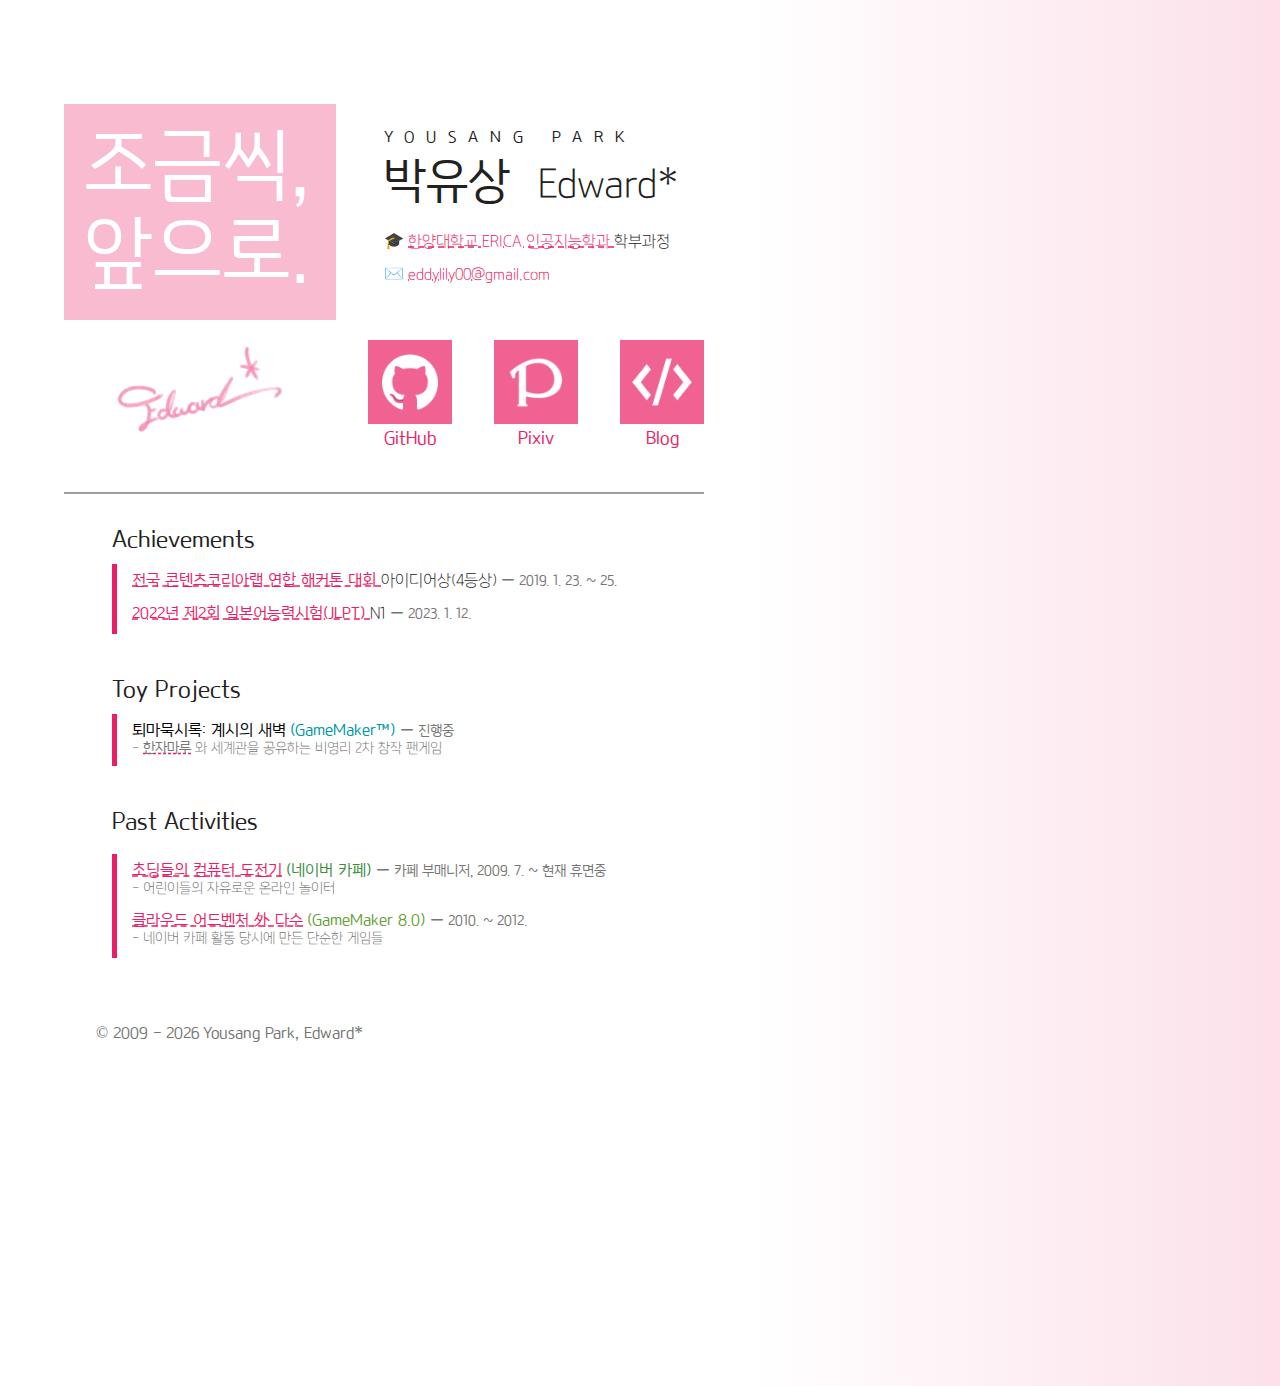
<file: index.html>
<!DOCTYPE html>
<html lang="en">
<head>
<title>Edward* / Yousang Park</title>
<meta charset="utf-8">
<meta name="viewport" content="width=device-width, initial-scale=1, minimum-scale=1, maximum-scale=1">
<link rel="stylesheet" media="screen and (min-width: 769px)" href="laptop.css" />
<link rel="stylesheet" media="screen and (max-width: 768px)" href="mobile.css" />
</head>

<body>
<header>
</header>

<section>
  <epinkbox>
    <span style="font-family: 'KintexR'; font-size: 78px; color: #ffffff;"> 조금씩, </br>앞으로. </span></epinkbox>
  <ename>
    <div style="font-family: 'KintexR'; font-size: 16px; letter-spacing: 12px; line-height: 36px; color: #212121">YOUSANG PARK</div>
    <div>
      <span style="font-family: 'KintexR'; font-size: 48px; color: #212121">박유상</span>
      <span style="font-family: 'KintexR'; font-size: 20px; color: #212121">　</span>
      <span style="font-family: 'KintexL'; font-size: 40px; color: #212121">Edward*</span>
    </div>
  <!-- <div style="font-family: 'KintexR'; font-size: 24px; letter-spacing: 3px; line-height: 40px">이것저것 하는 개발자 지망생</div> -->
  <div style="font-family: 'KintexR'; font-size: 16px; line-height: 64px;">
    <span style="font-family: 'KintexL'; font-size: 16px;">🎓 </span>
    <span style="font-family: 'KintexL'; font-size: 16px; color:#e91e63"><a href="https://aix.hanyang.ac.kr/">한양대학교 ERICA 인공지능학과 </a></span>
    <span style="font-family: 'KintexL'; font-size: 16px; color: #212121">학부과정</span>
    </div>
  <div style="font-family: 'KintexR'; font-size: 16px; line-height: 0px;">
    <span style="font-family: 'KintexL'; font-size: 16px">✉️ </span>
    <span style="font-family: 'KintexL'; font-size: 16px; color:#e91e63"><a href="mailto:eddylily00@gmail.com">eddylily00@gmail.com</a></span>
  </div>
</ename>
</section>

<section>
  <esign>
    <img src="icons/eddylily_sign.png" style="display: block; margin: 0 auto; width: 64%; height: 64%">
  </esign>
</section>

<section>
  <span>
    <a href="https://github.com/eddylily">
      <btn_github>
        <img src="icons/picon_github.png" alt="GitHub" style="display: block; margin: 0 auto; width: 56px; height: 56px">
        <span style="font-family: 'KintexR'; font-size: 18px;">GitHub</span>
      </btn_github>
    </a>
  </span>

  <span>
    <a href="https://www.pixiv.net/users/63936805">
      <btn_twitter>
        <img src="icons/picon_pixiv.png" alt="Pixiv" style="display: block; margin: 0 auto; width: 56px; height: 56px">
        <span style="font-family: 'KintexR'; font-size: 18px;">Pixiv</span>
      </btn_twitter>
    </a>
  </span>

  <span>
    <a href="https://blog.edward.moe">
      <btn_blog>
        <img src="icons/picon_blog.png" alt="Blog" style="display: block; margin: 0 auto; width: 68px; height: 68px">
        <span style="font-family: 'KintexR'; font-size: 18px;">Blog</span>
      </btn_blog>
    </a>
  </span>
</section>

<edivider></edivider>

<section>
  <eachs>
    <span style="font-family: 'KintexR'; font-size: 24px; color: #212121">Achievements</span></eachs>
  <eachsline></eachsline>
  <eachscontents>
      <span style="font-family: 'KintexR'; font-size: 16px"><a href="https://www.facebook.com/chungnamckl/posts/1199147050252876">전국 콘텐츠코리아랩 연합 해커톤 대회 </a></span>
      <span style="font-family: 'KintexL'; font-size: 16px; color: #212121">아이디어상(4등상) </span>
      <span style="font-family: 'KintexR'; font-size: 14px; color: #757575">ー 2019. 1. 23. ~ 25.</span>
      <p></p>
      <span style="font-family: 'KintexR'; font-size: 16px"><a href="https://www.jlpt.or.kr/index.html">2022년 제2회 일본어능력시험(JLPT) </a></span>
      <span style="font-family: 'KintexL'; font-size: 16px; color: #212121">N1 </span>
      <span style="font-family: 'KintexR'; font-size: 14px; color: #757575">ー 2023. 1. 12.</span>
  </eachscontents>
</section>

<section>
  <eexps>
    <span style="font-family: 'KintexR'; font-size: 24px; color: #212121">Toy Projects</span></eexps>
  <eexpsline></eexpsline>
  <eexpscontents>
      <span style="font-family: 'KintexR'; font-size: 16px">퇴마묵시록: 계시의 새벽</span>
      <span style="font-family: 'KintexR'; font-size: 16px; color: #0097a7">(GameMaker™) </span>
      <span style="font-family: 'KintexR'; font-size: 14px; color: #757575">ー 진행중</span><br>
      <span style="font-family: 'KintexL'; font-size: 14px; color: #757575">- </span>
      <span style="font-family: 'KintexR'; font-size: 14px"><a href="https://ko.wikipedia.org/wiki/%ED%95%9C%EC%9E%90%EB%A7%88%EB%A3%A8" style="color: #757575">한자마루</a></span>
      <span style="font-family: 'KintexL'; font-size: 14px; color: #757575">와 세계관을 공유하는 비영리 2차 창작 팬게임</span>
  </eexpscontents>
</section>

<section>
  <epast>
    <span style="font-family: 'KintexR'; font-size: 24px; color: #212121">Past Activities</span></epast>
  <epastline></epastline>
  <epastcontents>
      <span style="font-family: 'KintexR'; font-size: 16px"><a href="https://cafe.naver.com/sangbinkids">초딩들의 컴퓨터 도전기</a></span>
      <span style="font-family: 'KintexR'; font-size: 16px; color: #388e3c">(네이버 카페) </span>
      <span style="font-family: 'KintexR'; font-size: 14px; color: #757575">ー 카페 부매니저, 2009. 7. ~ 현재 휴면중</span><br>
      <span style="font-family: 'KintexL'; font-size: 14px; color: #757575">- 어린이들의 자유로운 온라인 놀이터</span>
      <br><br>
      <span style="font-family: 'KintexR'; font-size: 16px"><a href="https://github.com/eddylily/GameMaker">클라우드 어드벤처 外 다수</a></span>
      <span style="font-family: 'KintexR'; font-size: 16px; color: #689f38">(GameMaker 8.0) </span>
      <span style="font-family: 'KintexR'; font-size: 14px; color: #757575">ー 2010. ~ 2012.</span><br>
      <span style="font-family: 'KintexL'; font-size: 14px; color: #757575">- 네이버 카페 활동 당시에 만든 단순한 게임들</span>
  </epastcontents>
</section>

<efooter>
  <span style="font-family: 'KintexR'; font-size: 16px; color: #757575">© 2009 -</span>
  <span id="current_year" style="font-family: 'KintexR'; font-size: 16px; color: #757575">
    <script>
      date = new Date();
      year = date.getFullYear();
      document.getElementById("current_year").innerHTML = year;
    </script></span>
  <span style="font-family: 'KintexR'; font-size: 16px; color: #757575">Yousang Park, Edward*</span>
</efooter>

</body>

</html>
</file>
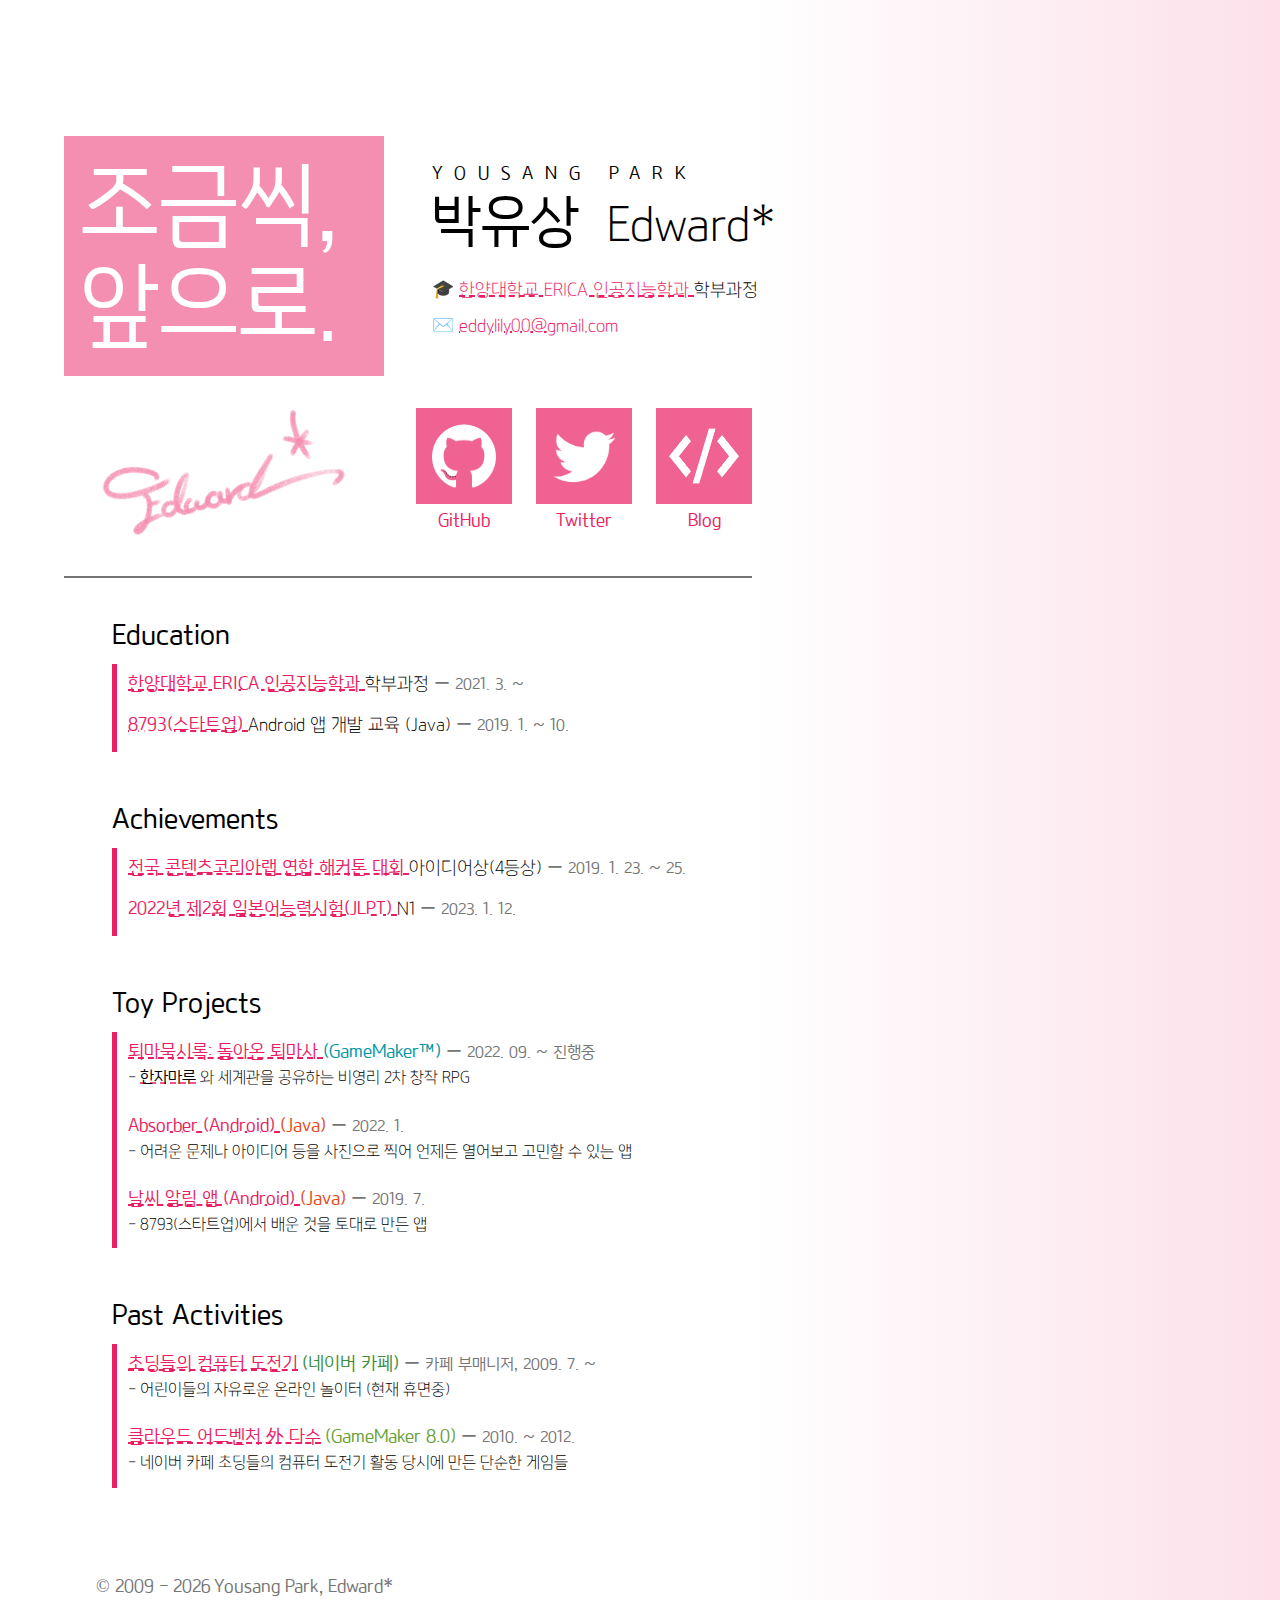
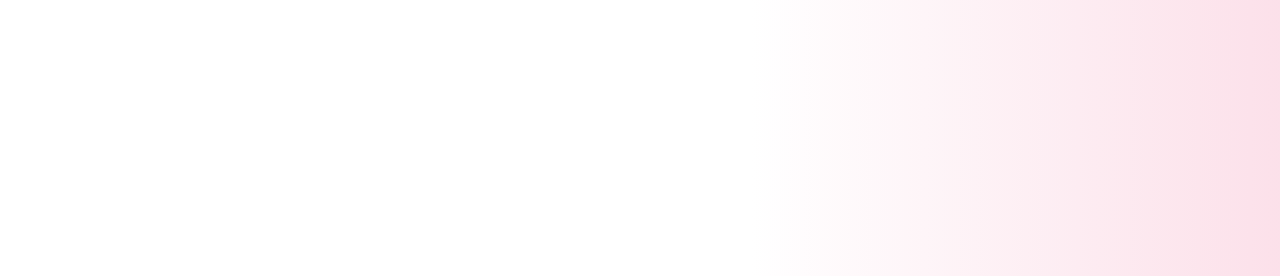
<file: history/2022/index.html>
<!DOCTYPE html>
<html lang="en">
<head>
<title>Edward* / Yousang Park</title>
<meta charset="utf-8">
<meta name="viewport" content="width=device-width, initial-scale=1">
<link rel="stylesheet" media="screen and (min-width: 840px)" href="laptop.css" />
<link rel="stylesheet" media="screen and (max-width: 840px)" href="mobile.css" />
</head>

<body style="overflow-x: hidden">
<header>
</header>

<section>
  <epinkbox>
    <span style="font-family: 'KintexR'; font-size: 90px; color: #ffffff;"> 조금씩, </br>앞으로. </span></epinkbox>
  <ename>
    <div style="font-family: 'KintexR'; font-size: 18px; letter-spacing: 12px; line-height: 36px">YOUSANG PARK</div>
    <div>
      <span style="font-family: 'KintexR'; font-size: 56px;">박유상</span>
      <span style="font-family: 'KintexR'; font-size: 20px;">　</span>
      <span style="font-family: 'KintexL'; font-size: 48px">Edward*</span>
    </div>
  <!-- <div style="font-family: 'KintexR'; font-size: 24px; letter-spacing: 3px; line-height: 40px">이것저것 하는 개발자 지망생</div> -->
  <div style="font-family: 'KintexR'; font-size: 18px; line-height: 72px;">
    <span style="font-family: 'KintexL'; font-size: 18px;">🎓 </span>
    <span style="font-family: 'KintexL'; font-size: 18px; color:#e91e63"><a href="https://aix.hanyang.ac.kr/">한양대학교 ERICA 인공지능학과 </a></span>
    <span style="font-family: 'KintexL'; font-size: 18px;">학부과정</span>
    </div>
  <div style="font-family: 'KintexR'; font-size: 18px; line-height: 0px;">
    <span style="font-family: 'KintexL'; font-size: 18px">✉️ </span>
    <span style="font-family: 'KintexL'; font-size: 18px; color:#e91e63"><a href="mailto:eddylily00@gmail.com">eddylily00@gmail.com</a></span>
  </div>
</ename>
</section>

<section>
  <esign>
    <img src="icons/eddylily_sign.png" style="display: block; margin: 0 auto; width: 80%; height: 80%">
  </esign>
</section>

<section>
  <span>
    <a href="https://github.com/eddylily">
      <btn_github>
        <img src="icons/picon_github.png" alt="GitHub" style="display: block; margin: 0 auto; width: 64px; height: 64px">
        <span style="font-family: 'KintexR'; font-size: 18px;">GitHub</span>
      </btn_github>
    </a>
  </span>

  <span>
    <a href="https://twitter.com/eddylily00">
      <btn_twitter>
        <img src="icons/picon_twitter.png" alt="Twitter" style="display: block; margin: 0 auto; width: 64px; height: 64px">
        <span style="font-family: 'KintexR'; font-size: 18px;">Twitter</span>
      </btn_twitter>
    </a>
  </span>

  <span>
    <a href="https://blog.edward.moe">
      <btn_blog>
        <img src="icons/picon_blog.png" alt="Blog" style="display: block; margin: 0 auto; width: 80px; height: 80px">
        <span style="font-family: 'KintexR'; font-size: 18px;">Blog</span>
      </btn_blog>
    </a>
  </span>
</section>

<edivider></edivider>

<section>
  <eedu>
    <span style="font-family: 'KintexR'; font-size: 28px">Education</span></eedu>
  <eeduline></eeduline>
  <eeducontents>
      <span style="font-family: 'KintexR'; font-size: 18px"><a href="https://aix.hanyang.ac.kr/">한양대학교 ERICA 인공지능학과 </a></span>
      <span style="font-family: 'KintexL'; font-size: 18px">학부과정 </span>
      <span style="font-family: 'KintexR'; font-size: 16px; color: #757575">ー 2021. 3. ~ </span>
      <p></p>
      <span style="font-family: 'KintexR'; font-size: 18px"><a href="http://8793.io/">8793(스타트업) </a></span>
      <span style="font-family: 'KintexL'; font-size: 18px">Android 앱 개발 교육 (Java) </span>
      <span style="font-family: 'KintexR'; font-size: 16px; color: #757575">ー 2019. 1. ~ 10.</span>
  </eeducontents>
</section>

<section>
  <eachs>
    <span style="font-family: 'KintexR'; font-size: 28px">Achievements</span></eachs>
  <eachsline></eachsline>
  <eachscontents>
      <span style="font-family: 'KintexR'; font-size: 18px"><a href="https://www.facebook.com/chungnamckl/posts/1199147050252876">전국 콘텐츠코리아랩 연합 해커톤 대회 </a></span>
      <span style="font-family: 'KintexL'; font-size: 18px">아이디어상(4등상) </span>
      <span style="font-family: 'KintexR'; font-size: 16px; color: #757575">ー 2019. 1. 23. ~ 25.</span>
      <p></p>
      <span style="font-family: 'KintexR'; font-size: 18px"><a href="https://www.jlpt.or.kr/index.html">2022년 제2회 일본어능력시험(JLPT) </a></span>
      <span style="font-family: 'KintexL'; font-size: 18px">N1 </span>
      <span style="font-family: 'KintexR'; font-size: 16px; color: #757575">ー 2023. 1. 12.</span>
  </eachscontents>
</section>

<section>
  <eexps>
    <span style="font-family: 'KintexR'; font-size: 28px">Toy Projects</span></eexps>
  <eexpsline></eexpsline>
  <eexpscontents>
      <span style="font-family: 'KintexR'; font-size: 18px"><a href="https://pjexodus.notion.site/992c999e33d143348c7b47d298d2392b">퇴마묵시록: 돌아온 퇴마사 </a></span>
      <span style="font-family: 'KintexR'; font-size: 18px; color: #0097a7">(GameMaker™) </span>
      <span style="font-family: 'KintexR'; font-size: 16px; color: #757575">ー 2022. 09. ~ 진행중</span><br>
      <span style="font-family: 'KintexL'; font-size: 16px; color: #000000">- </span>
      <span style="font-family: 'KintexR'; font-size: 16px"><a href="https://ko.wikipedia.org/wiki/%ED%95%9C%EC%9E%90%EB%A7%88%EB%A3%A8" style="color: #000000">한자마루</a></span>
      <span style="font-family: 'KintexL'; font-size: 16px; color: #000000">와 세계관을 공유하는 비영리 2차 창작 RPG</span>
      <br><br>
      <span style="font-family: 'KintexR'; font-size: 18px"><a href="https://github.com/eddylily/absorber">Absorber (Android) </a></span>
      <span style="font-family: 'KintexR'; font-size: 18px; color: #e64a19">(Java) </span>
      <span style="font-family: 'KintexR'; font-size: 16px; color: #757575">ー 2022. 1.</span><br>
      <span style="font-family: 'KintexL'; font-size: 16px; color: #000000">- 어려운 문제나 아이디어 등을 사진으로 찍어 언제든 열어보고 고민할 수 있는 앱 </span>
      <br><br>
      <span style="font-family: 'KintexR'; font-size: 18px"><a href="https://github.com/eddylily/WeatherTest-8793">날씨 알림 앱 (Android) </a></span>
      <span style="font-family: 'KintexR'; font-size: 18px; color: #e64a19">(Java) </span>
      <span style="font-family: 'KintexR'; font-size: 16px; color: #757575">ー 2019. 7.</span><br>
      <span style="font-family: 'KintexL'; font-size: 16px; color: #000000">- 8793(스타트업)에서 배운 것을 토대로 만든 앱 </span>
  </eexpscontents>
</section>

<section>
  <epast>
    <span style="font-family: 'KintexR'; font-size: 28px">Past Activities</span></epast>
  <epastline></epastline>
  <epastcontents>
      <span style="font-family: 'KintexR'; font-size: 18px"><a href="https://cafe.naver.com/sangbinkids">초딩들의 컴퓨터 도전기</a></span>
      <span style="font-family: 'KintexR'; font-size: 18px; color: #388e3c">(네이버 카페) </span>
      <span style="font-family: 'KintexR'; font-size: 16px; color: #757575">ー 카페 부매니저, 2009. 7. ~ </span><br>
      <span style="font-family: 'KintexL'; font-size: 16px; color: #000000">- 어린이들의 자유로운 온라인 놀이터 (현재 휴면중)</span>
      <br><br>
      <span style="font-family: 'KintexR'; font-size: 18px"><a href="https://github.com/eddylily/GameMaker">클라우드 어드벤처 外 다수</a></span>
      <span style="font-family: 'KintexR'; font-size: 18px; color: #689f38">(GameMaker 8.0) </span>
      <span style="font-family: 'KintexR'; font-size: 16px; color: #757575">ー 2010. ~ 2012.</span><br>
      <span style="font-family: 'KintexL'; font-size: 16px; color: #000000">- 네이버 카페 초딩들의 컴퓨터 도전기 활동 당시에 만든 단순한 게임들</span>
  </epastcontents>
</section>

<efooter>
  <span style="font-family: 'KintexR'; font-size: 18px; color: #757575">© 2009 -</span>
  <span id="current_year" style="font-family: 'KintexR'; font-size: 18px; color: #757575">
    <script>
      date = new Date();
      year = date.getFullYear();
      document.getElementById("current_year").innerHTML = year;
    </script></span>
  <span style="font-family: 'KintexR'; font-size: 18px; color: #757575">Yousang Park, Edward*</span>
</efooter>

</body>

</html>
</file>
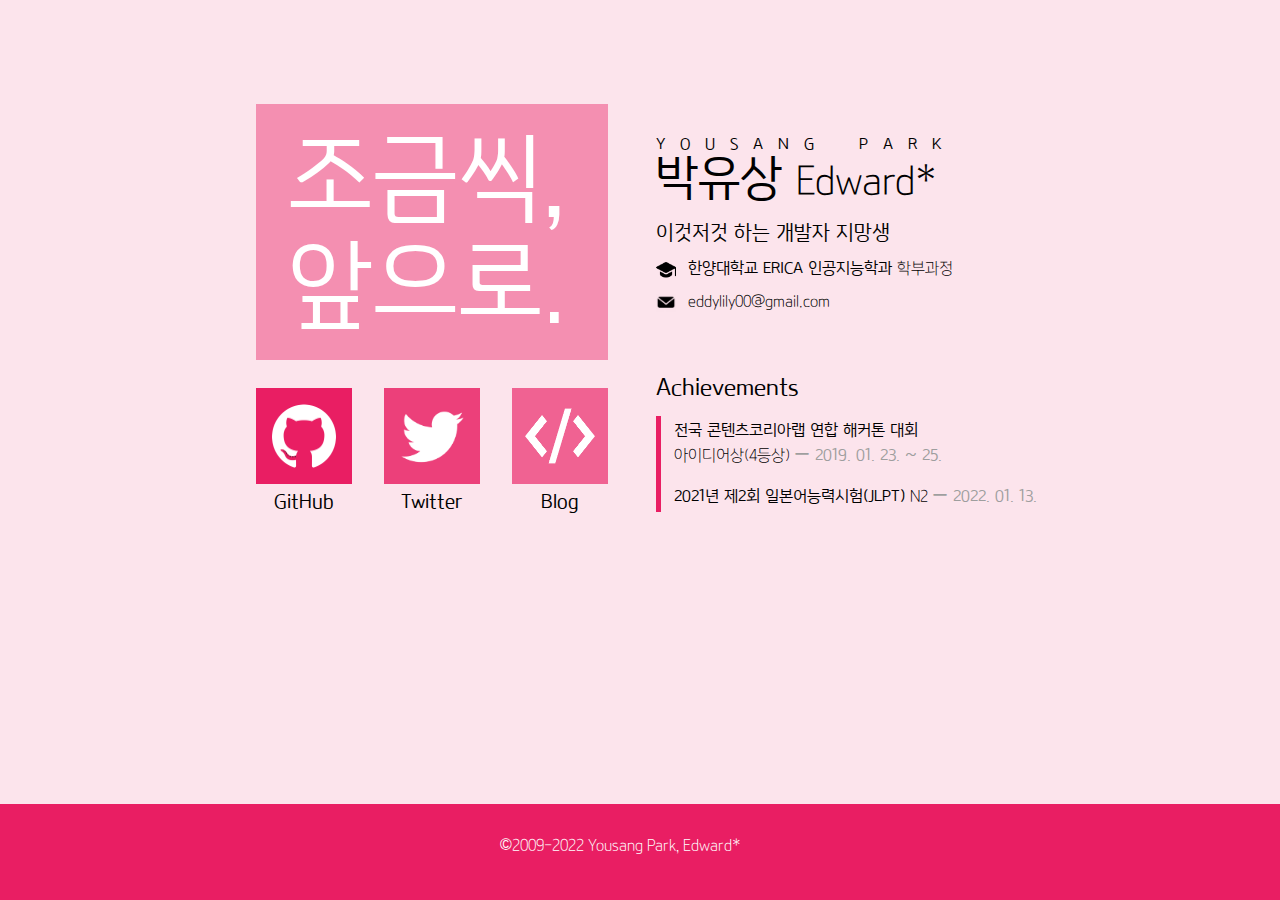
<file: index2.html>
<!DOCTYPE html>
<html lang="en">
<head>
<title>Edward* / Yousang Park</title>
<meta charset="utf-8">
<meta name="viewport" content="width=device-width, initial-scale=1">
<style>
* {
  box-sizing: border-box;
}

@font-face{
    font-family: 'KintexL';
    src: url('./fonts/KintexL/GoyangIlsan_L.woff2') format(‘woff2’), 
         url('./fonts/KintexL/GoyangIlsan_L.ttf') format('truetype'),
         url('./fonts/KintexL/GoyangIlsan_L.woff') format(‘woff’),
         url('./fonts/KintexR/GoyangIlsan_L.eot?#iefix') format('embedded-opentype');
}
@font-face{
    font-family: 'KintexR';
    src: url('./fonts/KintexR/GoyangIlsanR-Regular.woff2') format(‘woff2’),
         url('./fonts/KintexR/GoyangIlsanR-Regular.ttf') format('truetype'),
         url('./fonts/KintexR/GoyangIlsanR-Regular.woff') format(‘woff’), 
         url('./fonts/KintexR/GoyangIlsanR-Regular.eot?#iefix') format('embedded-opentype');
}
div {
    font-family: 'KintexL';
    font-weight: normal;
    font-style: normal;
}
div {
    font-family: 'KintexR';
    font-weight: normal;
    font-style: normal;
}

img {
  display: block;
  margin-left: auto;
  margin-right: auto;
}

body {
  font-family: 'KintexL', 'KintexR', Arial, Helvetica, sans-serif;
  background-color: #fce4ec;
}

header {
  height: 96px;
}

a:link {
  color: black;
  text-decoration-line: none;
}
a:visited {
  color: black;
  text-decoration-line: none;
}
a:hover {
  color: #e91e63;
  text-decoration-line: underline;
  text-decoration-style: dashed;
  text-decoration-color: #e91e63;
}
a:active {
  color: black;
  text-decoration-line: none;
}

/*
langchange {
  position: absolute;
  left: 10%;
  width: 64px;
  height: 64px;
} */

article {
  position: absolute;
  left: 50%;
  width: 480px;
  height: 256px;
  padding-left: 16px;
  padding-right: 16px;
  padding-top: 32px;
  padding-bottom: 16px;
}

wmail {
  position: absolute;
  left: 50%;
  width: 20x;
  height: 20px;
  padding-left: 16px;
  transform: translateX(-222px);
}

wmail > img {
  position: absolute;
  width: 100%;
  top: 50%;
  left: 50%;
  transform: translate(-50%, -50%);
}

wpink {
  position: absolute;
  right: 50%;
  transform: translateX(-32px);
  width: 352px;
  height: 256px;
  background: #F48FB1;
  padding-left: 32px;
  padding-right: 16px;
  padding-top: 24px;
  padding-bottom: 16px;
}

btn_more {
  position: absolute;
  top: 388px;
  right: 50%;
  transform: translateX(384px);
  width: 384px;
  height: 96px;
  background: #F48FB1;
  padding: 16px;
  display: block;
}

btn_blog {
  position: absolute;
  top: 388px;
  right: 50%;
  transform: translateX(-32px);
  width: 96px;
  height: 96px;
  background: #f06292;
  padding: 16px;
  display: block;
}

btn_blog > img {
  position: absolute;
  width: 100%;
  top: 50%;
  left: 50%;
  transform: translate(-50%, -50%);
}

btn_blog > span {
  position: absolute;
  width: 96px;
  height: 24px;
  top: 120%;
  left: 50%;
  transform: translate(-50%, -50%);
  text-align: center;
}

btn_twitter {
  position: absolute;
  top: 388px;
  right: 50%;
  transform: translateX(-160px);
  width: 96px;
  height: 96px;
  background: #ec407a;
  padding: 16px;
  display: block;
}

btn_twitter > img {
  position: absolute;
  width: 100%;
  top: 50%;
  left: 50%;
  transform: translate(-50%, -50%);
}

btn_twitter > span {
  position: absolute;
  width: 96px;
  height: 24px;
  top: 120%;
  left: 50%;
  transform: translate(-50%, -50%);
  text-align: center;
}

btn_github {
  position: absolute;
  top: 388px;
  right: 50%;
  transform: translateX(-288px);
  width: 96px;
  height: 96px;
  background: #e91e63;
  padding: 16px;
  display: block;
}

btn_github > img {
  position: absolute;
  width: 100%;
  top: 50%;
  left: 50%;
  transform: translate(-50%, -50%);
}

btn_github > span {
  position: absolute;
  width: 96px;
  height: 24px;
  top: 120%;
  left: 50%;
  transform: translate(-50%, -50%);
  text-align: center;
}

article2 {
  position: absolute;
  left: 50%;
  width: 480px;
  height: 128px;
  padding-left: 16px;
  padding-right: 16px;
  padding-top: 16px;
  padding-bottom: 16px;
  transform: translateY(256px);
  line-height: 150%;
}

aline {
  position: absolute;
  left: 50%;
  border-left: thick solid #e91e63;
  height: 96px;
  transform: translate(16px, 312px);
}

section:after {
  content: "";
  display: table;
  clear: both;
}

footer {
  position: absolute;
  bottom: 0%;
  width: 104%;
  height: 96px;
  transform: translateX(-4%);
  padding: 16px;
  background: #e91e63;
  text-align: center;
  color: white;
}

@media (max-width: 640px) {
  article, article2 {
    width: 100%;
    height: auto;
  }
}

</style>
</head>

<body>
<header>
</header>

<section>
  <article>
    <span style="font-family: 'KintexR'; font-size: 16px;">Y　O　U　S　A　N　G　　　P　A　R　K</span></br>
    <span style="font-family: 'KintexR'; font-size: 48px;">박유상 </span>
    <span style="font-family: 'KintexL'; font-size: 40px;">Edward* </span>
    <p><span style="font-family: 'KintexR'; font-size: 20px">이것저것 하는 개발자 지망생</span></p>
    <p>
      <wmail>
        <img src="icons/picon_grad.png" alt=" " style="width: 20px; height: 20px">
      </wmail>
      <span style="font-family: 'KintexL'; font-size: 16px;">　　</span>
      <span style="font-family: 'KintexR'; font-size: 16px;"><a href="https://aix.hanyang.ac.kr/">한양대학교 ERICA 인공지능학과 </a></span>
      <span style="font-family: 'KintexL'; font-size: 16px;">학부과정</span>
    </p>
    <p>
      <wmail>
        <img src="icons/picon_email.png" alt=" " style="width: 20px; height: 20px">
      </wmail>
      <span style="font-family: 'KintexL'; font-size: 16px;">　　 eddylily00@gmail.com</span>
    </p>
  </article>
  <wpink>
    <span style="font-family: 'KintexR'; font-size: 96px; color: white;"> 조금씩, </br>앞으로. </span>
  </wpink>
</section>

<section>
  <a href="https://github.com/eddylily">
    <btn_github>
      <img src="icons/picon_github.png" alt="GitHub" style="display: block; margin: 0 auto; width: 64px; height: 64px">
      <span style="font-family: 'KintexR'; font-size: 20px;">GitHub</span>
    </btn_github>
  </a>

  <a href="https://twitter.com/eddylily00">
    <btn_twitter>
      <img src="icons/picon_twitter.png" alt="Twitter" style="display: block; margin: 0 auto; width: 64px; height: 64px">
      <span style="font-family: 'KintexR'; font-size: 20px;">Twitter</span>
    </btn_twitter>
  </a>

  <a href="https://blog.edward.moe/">
    <btn_blog>
      <img src="icons/picon_blog.png" alt="Blog" style="display: block; margin: 0 auto; width: 80px; height: 80px">
      <span style="font-family: 'KintexR'; font-size: 20px;">Blog</span>
    </btn_blog>
  </a>

  <article2>
    <span style="font-family: 'KintexR'; font-size: 24px">Achievements</span>

    <p><span style="font-family: 'KintexL'; font-size: 16px">　</span>
      <span style="font-family: 'KintexR'; font-size: 16px"><a href="https://www.facebook.com/chungnamckl/posts/1199147050252876">전국 콘텐츠코리아랩 연합 해커톤 대회 </a></span><br>
      <span style="font-family: 'KintexL'; font-size: 16px">　</span>
      <span style="font-family: 'KintexL'; font-size: 16px">아이디어상(4등상) </span>
      <span style="font-family: 'KintexR'; font-size: 16px; color: #9e9e9e;">ー 2019. 01. 23. ~ 25.</span>
    </p>
    <p><span style="font-family: 'KintexL'; font-size: 16px">　</span>
      <span style="font-family: 'KintexR'; font-size: 16px"><a href="https://www.jlpt.or.kr/index.html">2021년 제2회 일본어능력시험(JLPT) </a></span>
      <span style="font-family: 'KintexL'; font-size: 16px">N2 </span>
      <span style="font-family: 'KintexR'; font-size: 16px; color: #9e9e9e;">ー 2022. 01. 13.</span>
    </p>
  </article2>
  <aline></aline>
</section>

<footer>
  <p>©2009-2022 Yousang Park, Edward*</p>
</footer>

</body>

</html>
</file>
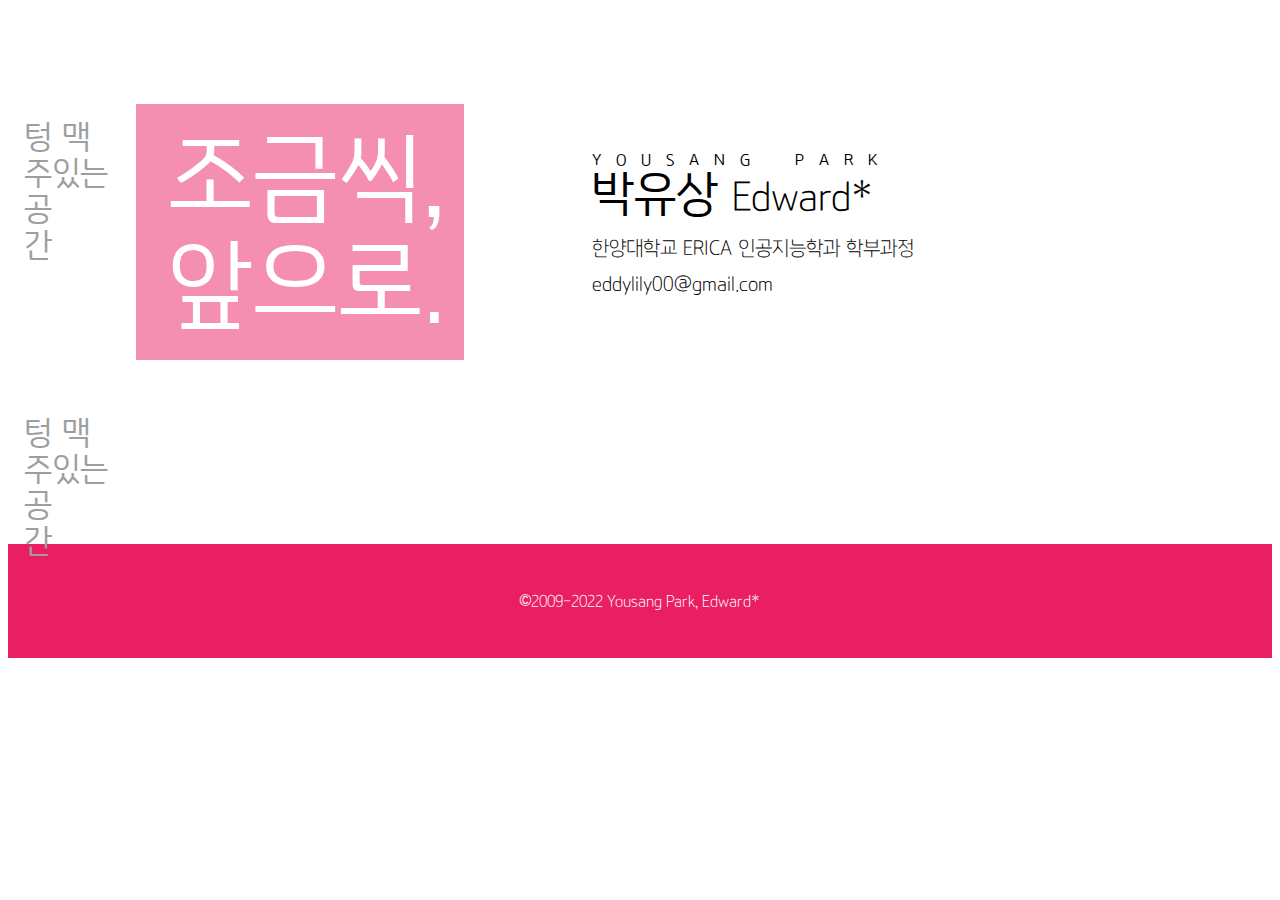
<file: main.html>
<!DOCTYPE html>
<html lang="en">
<head>
<title>Layout</title>
<meta charset="utf-8">
<meta name="viewport" content="width=device-width, initial-scale=1">
<style>
* {
  box-sizing: border-box;
}

@font-face{
    font-family: 'KintexL';
    src: url('./fonts/KintexL/GoyangIlsan_L.woff2') format(‘woff2’), 
         url('./fonts/KintexL/GoyangIlsan_L.ttf') format('truetype'),
         url('./fonts/KintexL/GoyangIlsan_L.woff') format(‘woff’),
         url('./fonts/KintexR/GoyangIlsan_L.eot?#iefix') format('embedded-opentype');
}
@font-face{
    font-family: 'KintexR';
    src: url('./fonts/KintexR/GoyangIlsanR-Regular.woff2') format(‘woff2’),
         url('./fonts/KintexR/GoyangIlsanR-Regular.ttf') format('truetype'),
         url('./fonts/KintexR/GoyangIlsanR-Regular.woff') format(‘woff’), 
         url('./fonts/KintexR/GoyangIlsanR-Regular.eot?#iefix') format('embedded-opentype');
}
div {
    font-family: 'KintexL';
    font-weight: normal;
    font-style: normal;
}
div {
    font-family: 'KintexR';
    font-weight: normal;
    font-style: normal;
}

body {
  font-family: 'KintexL', 'KintexR', Arial, Helvetica, sans-serif;
}

header {
  background-color: white;
  padding: 48px;
  text-align: center;
}

wleft {
  float: left;
  width: 128px;
  height: 256px; 
  background: white;
  padding: 16px;
}

wpink {
    float: left;
    width: 328px;
    height: 256px;
    background: #F48FB1;
    padding-left: 32px;
    padding-right: 16px;
    padding-top: 24px;
    padding-bottom: 16px;
}

article {
  float: left;
  width: 480px;
  height: 256px;
  background-color: white;
  padding-left: 128px;
  padding-right: 16px;
  padding-top: 48px;
  padding-bottom: 16px;
}

blankbeauty {
  float: left;
  width: 100%;
  height: 40px;
  background-color: white;
  padding: 16px
}

section:after {
  content: "";
  display: table;
  clear: both;
}

bleft {
  float: left;
  width: 128px;
  height: 144px; 
  background: white;
  padding: 16px;
}

footer {
  background-color: #e91e63;
  padding: 32px;
  text-align: center;
  color: white;
}

/* 반응형으로 창이 작아지면 레이아웃이 자동정렬 됩니다. */
@media (max-width: 640px) {
  wleft, article {
    width: 100%;
    height: auto;
  }
}

</style>
</head>

<body>
<header>
</header>

<section>
  <wleft>
    <span style="font-family: 'KintexR'; font-size: 32px; color: #9e9e9e;"> 텅 맥</br>주있는 공</br>간 </span>
  </wleft>
  
  <wpink>
      <span style="font-family: 'KintexR'; font-size: 96px; color: white;"> 조금씩, </br>앞으로. </span>
  </wpink>
  <article>
    <span style="font-family: 'KintexR'; font-size: 16px;">Y　O　U　S　A　N　G　　　P　A　R　K</span></br>
    <span style="font-family: 'KintexR'; font-size: 48px; color: black;">박유상 </span>
    <span style="font-family: 'KintexL'; font-size: 40px; color: black;">Edward* </span>
    <p><span style="font-size: 20px">한양대학교 ERICA 인공지능학과 학부과정</span></p>
    <p><span style="font-size: 20px">eddylily00@gmail.com</span></p>
  </article>
</section>

<section>
  <blankbeauty>
  </blankbeauty>
</section>

<section>
  <bleft>
    <span style="font-family: 'KintexR'; font-size: 32px; color: #9e9e9e;"> 텅 맥</br>주있는 공</br>간 </span>
  </wleft>
  </bleft>
</section>

<footer>
  <p>©2009-2022 Yousang Park, Edward*</p>
</footer>

</body>

</html>
</file>
<file: laptop.css>
* {
    box-sizing: border-box;
  }
  
  @font-face{
      font-family: 'KintexL';
      src: url('./fonts/KintexL/GoyangIlsan_L.woff2') format(‘woff2’), 
           url('./fonts/KintexL/GoyangIlsan_L.ttf') format('truetype'),
           url('./fonts/KintexL/GoyangIlsan_L.woff') format(‘woff’),
           url('./fonts/KintexR/GoyangIlsan_L.eot?#iefix') format('embedded-opentype');
  }
  @font-face{
      font-family: 'KintexR';
      src: url('./fonts/KintexR/GoyangIlsanR-Regular.woff2') format(‘woff2’),
           url('./fonts/KintexR/GoyangIlsanR-Regular.ttf') format('truetype'),
           url('./fonts/KintexR/GoyangIlsanR-Regular.woff') format(‘woff’), 
           url('./fonts/KintexR/GoyangIlsanR-Regular.eot?#iefix') format('embedded-opentype');
  }
  div {
      font-family: 'KintexL';
      font-weight: normal;
      font-style: normal;
  }
  div {
      font-family: 'KintexR';
      font-weight: normal;
      font-style: normal;
  }
  
  img {
    display: block;
    margin-left: auto;
    margin-right: auto;
  }
  
  body {
    font-family: 'KintexL', 'KintexR', Arial, Helvetica, sans-serif;
    background: linear-gradient(to right, #FFFFFF 752px, #f8bbd0 1920px);
    color: #000000;
  }
  
  header {
    height: 96px;
  }
  
  a:link {
    color: #e91e63;
    text-decoration-line: underline;
    text-decoration-style: dashed;
    text-decoration-color: #e91e63;
  }
  a:visited {
    color: #e91e63;
    text-decoration-line: underline;
    text-decoration-style: dashed;
    text-decoration-color: #e91e63;
  }
  a:hover {
    color: #F48FB1;
    text-decoration-line: underline;
    text-decoration-style: dashed;
    text-decoration-color: #F48FB1;
  }
  a:active {
    color: black;
    text-decoration-line: none;
  }
  
  /*
  langchange {
    position: absolute;
    left: 10%;
    width: 64px;
    height: 64px;
  } */
  
  epinkbox {
    position: absolute;
    left: 64px;
    width: 272px;
    height: 216px;
    background: #f8bbd0;
    padding-left: 20px;
    padding-right: 20px;
    padding-top: 20px;
    padding-bottom: 20px;
  }
  
  ename {
    position: absolute;
    left: 368px;
    width: 400px;
    height: 224px;
    padding-left: 16px;
    padding-right: 16px;
    padding-top: 16px;
    padding-bottom: 16px;
  }
  
  esign {
    position: absolute;
    top: 340px;
    left: 64px;
    width: 272px;
    height: 153px;
  }
  
  /* * * * * * * * */
  
  btn_github {
    position: absolute;
    top: 340px;
    left: 368px;
    width: 84px;
    height: 84px;
    background: #f06292;
    padding: 16px;
    display: block;
  }
  
  btn_github > img {
    position: absolute;
    width: 100%;
    top: 50%;
    left: 50%;
    transform: translate(-50%, -50%);
  }
  
  btn_github > span {
    position: absolute;
    width: 96px;
    height: 24px;
    top: 120%;
    left: 50%;
    transform: translate(-50%, -50%);
    text-align: center;
  }
  
  btn_twitter {
    position: absolute;
    top: 340px;
    left: 494px;
    width: 84px;
    height: 84px;
    background: #f06292;
    padding: 16px;
    display: block;
  }
  
  btn_twitter > img {
    position: absolute;
    width: 100%;
    top: 50%;
    left: 50%;
    transform: translate(-50%, -50%);
  }
  
  btn_twitter > span {
    position: absolute;
    width: 96px;
    height: 24px;
    top: 120%;
    left: 50%;
    transform: translate(-50%, -50%);
    text-align: center;
  }
  
  btn_blog {
    position: absolute;
    top: 340px;
    left: 620px;
    width: 84px;
    height: 84px;
    background: #f06292;
    padding: 16px;
    display: block;
  }
  
  btn_blog > img {
    position: absolute;
    width: 100%;
    top: 50%;
    left: 50%;
    transform: translate(-50%, -50%);
  }
  
  btn_blog > span {
    position: absolute;
    width: 96px;
    height: 24px;
    top: 120%;
    left: 50%;
    transform: translate(-50%, -50%);
    text-align: center;
  }
  
  edivider {
    position: absolute;
    top: 492px;
    left: 64px;
    border-top: 2px solid #9e9e9e;
    width: 640px;
  }
  
  /* * * * * * * * */
  
  eedu {
    position: absolute;
    top: 556px;
    left: 96px;
    width: 320px;
    height: 32px;
    padding: 16px;
    line-height: 24px;
  }
  
  eeducontents {
    position: absolute;
    top: 604px;
    left: 112px;
    width: 640px;
    height: 270px;
    padding: 16px;
    line-height: 24px;
  }
  
  eeduline {
    position: absolute;
    top: 604px;
    left: 96px;
    border-left: thick solid #e91e63;
    height: 40px;
    transform: translate(16px, 8px);
  }
  
  /* * * * * * * * */
  
  eachs {
    position: absolute;
    top: 516px;
    left: 96px;
    width: 320px;
    height: 32px;
    padding: 16px;
    line-height: 16px;
  }
  
  eachscontents {
    position: absolute;
    top: 556px;
    left: 116px;
    width: 640px;
    height: 270px;
    padding: 16px;
    line-height: 16px;
  }
  
  eachsline {
    position: absolute;
    top: 556px;
    left: 96px;
    border-left: thick solid #e91e63;
    height: 70px;
    transform: translate(16px, 8px);
  }
  
  /* * * * * * * * */
  
  eexps {
    position: absolute;
    top: 666px;
    left: 96px;
    width: 320px;
    height: 32px;
    padding: 16px;
    line-height: 16px;
  }
  
  eexpscontents {
    position: absolute;
    top: 706px;
    left: 116px;
    width: 640px;
    height: 270px;
    padding: 16px;
    line-height: 16px;
  }
  
  eexpsline {
    position: absolute;
    top: 706px;
    left: 96px;
    border-left: thick solid #e91e63;
    height: 52px;
    transform: translate(16px, 8px);
  }
  
  /* * * * * * * * */
  
  epast {
    position: absolute;
    top: 798px;
    left: 96px;
    width: 320px;
    height: 32px;
    padding: 16px;
    line-height: 16px;
  }
  
  epastcontents {
    position: absolute;
    top: 846px;
    left: 116px;
    width: 640px;
    height: 540px;
    padding: 16px;
    line-height: 16px;
  }
  
  epastline {
    position: absolute;
    top: 846px;
    left: 96px;
    border-left: thick solid #e91e63;
    height: 104px;
    transform: translate(16px, 8px);
  }
  
  /* * * * * * * * */
  
  efooter {
    position: absolute;
    top: 1024px;
    left: 96px;
    width: 640px;
    height: 96px;
  }
  
  section:after {
    content: "";
    display: table;
    clear: both;
  }
  
  footer {
    position: absolute;
    bottom: 0%;
    width: 104%;
    height: 32px;
    transform: translateX(-4%);
    padding: 16px;
    background: #f06292;
    text-align: center;
    color: white;
  }
</file>
<file: mobile.css>
* {
    box-sizing: border-box;
  }
  
  @font-face{
      font-family: 'KintexL';
      src: url('./fonts/KintexL/GoyangIlsan_L.woff2') format(‘woff2’), 
           url('./fonts/KintexL/GoyangIlsan_L.ttf') format('truetype'),
           url('./fonts/KintexL/GoyangIlsan_L.woff') format(‘woff’),
           url('./fonts/KintexR/GoyangIlsan_L.eot?#iefix') format('embedded-opentype');
  }
  @font-face{
      font-family: 'KintexR';
      src: url('./fonts/KintexR/GoyangIlsanR-Regular.woff2') format(‘woff2’),
           url('./fonts/KintexR/GoyangIlsanR-Regular.ttf') format('truetype'),
           url('./fonts/KintexR/GoyangIlsanR-Regular.woff') format(‘woff’), 
           url('./fonts/KintexR/GoyangIlsanR-Regular.eot?#iefix') format('embedded-opentype');
  }
  div {
      font-family: 'KintexL';
      font-weight: normal;
      font-style: normal;
  }
  div {
      font-family: 'KintexR';
      font-weight: normal;
      font-style: normal;
  }
  
  img {
    display: block;
    margin-left: auto;
    margin-right: auto;
  }

  html {
    overflow-x: hidden;
  }
  
  body {
    font-family: 'KintexL', 'KintexR', Arial, Helvetica, sans-serif;
    background: linear-gradient(to right, #FFFFFF 752px, #f8bbd0 1920px);
    color: #000000;
    width: 100%;
    overflow-x: hidden;
  }
  
  header {
    height: 96px;
  }
  
  a:link {
    color: #e91e63;
    text-decoration-line: underline;
    text-decoration-style: dashed;
    text-decoration-color: #e91e63;
  }
  a:visited {
    color: #e91e63;
    text-decoration-line: underline;
    text-decoration-style: dashed;
    text-decoration-color: #e91e63;
  }
  a:hover {
    color: #F48FB1;
    text-decoration-line: underline;
    text-decoration-style: dashed;
    text-decoration-color: #F48FB1;
  }
  a:active {
    color: black;
    text-decoration-line: none;
  }
 
 /*
  langchange {
    position: absolute;
    left: 10%;
    width: 64px;
    height: 64px;
  } */
  
  epinkbox {
    position: absolute;
    left: 64px;
    width: 272px;
    height: 216px;
    background: #f8bbd0;
    padding-left: 20px;
    padding-right: 20px;
    padding-top: 20px;
    padding-bottom: 20px;
  }
  
  ename {
    position: absolute;
    top: 336px;
    left: 48px;
    width: 360px;
    height: 224px;
    padding-left: 16px;
    padding-right: 16px;
    padding-top: 16px;
    padding-bottom: 16px;
  }
  
  esign {
    position: absolute;
    top: 684px;
    left: 48px;
    width: 272px;
    height: 153px;
  }
  
  /* * * * * * * * */
  
  btn_github {
    position: absolute;
    top: 552px;
    left: 48px;
    width: 84px;
    height: 84px;
    background: #f06292;
    padding: 16px;
    display: block;
  }
  
  btn_github > img {
    position: absolute;
    width: 100%;
    top: 50%;
    left: 50%;
    transform: translate(-50%, -50%);
  }
  
  btn_github > span {
    position: absolute;
    width: 96px;
    height: 24px;
    top: 120%;
    left: 50%;
    transform: translate(-50%, -50%);
    text-align: center;
  }
  
  btn_twitter {
    position: absolute;
    top: 552px;
    left: 160px;
    width: 84px;
    height: 84px;
    background: #f06292;
    padding: 16px;
    display: block;
  }
  
  btn_twitter > img {
    position: absolute;
    width: 100%;
    top: 50%;
    left: 50%;
    transform: translate(-50%, -50%);
  }
  
  btn_twitter > span {
    position: absolute;
    width: 96px;
    height: 24px;
    top: 120%;
    left: 50%;
    transform: translate(-50%, -50%);
    text-align: center;
  }
  
  btn_blog {
    position: absolute;
    top: 552px;
    left: 272px;
    width: 84px;
    height: 84px;
    background: #f06292;
    padding: 16px;
    display: block;
  }
  
  btn_blog > img {
    position: absolute;
    width: 100%;
    top: 50%;
    left: 50%;
    transform: translate(-50%, -50%);
  }
  
  btn_blog > span {
    position: absolute;
    width: 96px;
    height: 24px;
    top: 120%;
    left: 50%;
    transform: translate(-50%, -50%);
    text-align: center;
  }
  
  edivider {
    position: absolute;
    top: 816px;
    left: 16px;
    border-top: 2px solid #757575;
    width: 376px;
  }
  
  /* * * * * * * * */
  
  eedu {
    position: absolute;
    top: 900px;
    left: 0px;
    width: 400px;
    height: 32px;
    padding: 16px;
    line-height: 24px;
  }
  
  eeducontents {
    position: absolute;
    top: 948px;
    left: 16px;
    width: 400px;
    height: 540px;
    padding: 16px;
    line-height: 24px;
  }
  
  eeduline {
    position: absolute;
    top: 948px;
    left: 0px;
    border-left: thick solid #e91e63;
    height: 128px;
    transform: translate(16px, 8px);
  }
  
  /* * * * * * * * */
  
  eachs {
    position: absolute;
    top: 832px;
    left: 0px;
    width: 400px;
    height: 32px;
    padding: 16px;
    line-height: 16px;
  }
  
  eachscontents {
    position: absolute;
    top: 872px;
    left: 16px;
    width: 400px;
    height: 540px;
    padding: 16px;
    line-height: 16px;
  }
  
  eachsline {
    position: absolute;
    top: 872px;
    left: 0px;
    border-left: thick solid #e91e63;
    height: 86px;
    transform: translate(16px, 8px);
  }
  
  /* * * * * * * * */
  
  eexps {
    position: absolute;
    top: 998px;
    left: 0px;
    width: 400px;
    height: 32px;
    padding: 16px;
    line-height: 16px;
  }
  
  eexpscontents {
    position: absolute;
    top: 1038px;
    left: 16px;
    width: 400px;
    height: 540px;
    padding: 16px;
    line-height: 16px;
  }
  
  eexpsline {
    position: absolute;
    top: 1038px;
    left: 0px;
    border-left: thick solid #e91e63;
    height: 70px;
    transform: translate(16px, 8px);
  }
  
  /* * * * * * * * */
  
  epast {
    position: absolute;
    top: 1148px;
    left: 0px;
    width: 400px;
    height: 32px;
    padding: 16px;
    line-height: 16px;
  }
  
  epastcontents {
    position: absolute;
    top: 1188px;
    left: 16px;
    width: 400px;
    height: 540px;
    padding: 16px;
    line-height: 16px;
  }
  
  epastline {
    position: absolute;
    top: 1188px;
    left: 0px;
    border-left: thick solid #e91e63;
    height: 136px;
    transform: translate(16px, 8px);
  }
  
  /* * * * * * * * */
  
  efooter {
    position: absolute;
    top: 1398px;
    left: 24px;
    width: 400px;
    height: 96px;
  }
  
  section:after {
    content: "";
    display: table;
    clear: both;
  }
  
  footer {
    position: absolute;
    bottom: 0%;
    width: 104%;
    height: 32px;
    transform: translateX(-4%);
    padding: 16px;
    background: #f06292;
    text-align: center;
    color: white;
  }
</file>
<file: history/2022/laptop.css>
* {
    box-sizing: border-box;
  }
  
  @font-face{
      font-family: 'KintexL';
      src: url('./fonts/KintexL/GoyangIlsan_L.woff2') format(‘woff2’), 
           url('./fonts/KintexL/GoyangIlsan_L.ttf') format('truetype'),
           url('./fonts/KintexL/GoyangIlsan_L.woff') format(‘woff’),
           url('./fonts/KintexR/GoyangIlsan_L.eot?#iefix') format('embedded-opentype');
  }
  @font-face{
      font-family: 'KintexR';
      src: url('./fonts/KintexR/GoyangIlsanR-Regular.woff2') format(‘woff2’),
           url('./fonts/KintexR/GoyangIlsanR-Regular.ttf') format('truetype'),
           url('./fonts/KintexR/GoyangIlsanR-Regular.woff') format(‘woff’), 
           url('./fonts/KintexR/GoyangIlsanR-Regular.eot?#iefix') format('embedded-opentype');
  }
  div {
      font-family: 'KintexL';
      font-weight: normal;
      font-style: normal;
  }
  div {
      font-family: 'KintexR';
      font-weight: normal;
      font-style: normal;
  }
  
  img {
    display: block;
    margin-left: auto;
    margin-right: auto;
  }
  
  body {
    font-family: 'KintexL', 'KintexR', Arial, Helvetica, sans-serif;
    background: linear-gradient(to right, #FFFFFF 752px, #f8bbd0 1920px);
    color: #000000;
  }
  
  header {
    height: 128px;
  }
  
  a:link {
    color: #e91e63;
    text-decoration-line: underline;
    text-decoration-style: dashed;
    text-decoration-color: #e91e63;
  }
  a:visited {
    color: #e91e63;
    text-decoration-line: underline;
    text-decoration-style: dashed;
    text-decoration-color: #e91e63;
  }
  a:hover {
    color: #F48FB1;
    text-decoration-line: underline;
    text-decoration-style: dashed;
    text-decoration-color: #F48FB1;
  }
  a:active {
    color: black;
    text-decoration-line: none;
  }
  
  /*
  langchange {
    position: absolute;
    left: 10%;
    width: 64px;
    height: 64px;
  } */
  
  epinkbox {
    position: absolute;
    left: 64px;
    width: 320px;
    height: 240px;
    background: #F48FB1;
    padding-left: 16px;
    padding-right: 16px;
    padding-top: 22px;
    padding-bottom: 16px;
  }
  
  ename {
    position: absolute;
    left: 416px;
    width: 640px;
    height: 224px;
    padding-left: 16px;
    padding-right: 16px;
    padding-top: 20px;
    padding-bottom: 16px;
  }
  
  esign {
    position: absolute;
    top: 400px;
    left: 64px;
    width: 320px;
    height: 180px;
  }
  
  /* * * * * * * * */
  
  btn_github {
    position: absolute;
    top: 408px;
    left: 416px;
    width: 96px;
    height: 96px;
    background: #f06292;
    padding: 16px;
    display: block;
  }
  
  btn_github > img {
    position: absolute;
    width: 100%;
    top: 50%;
    left: 50%;
    transform: translate(-50%, -50%);
  }
  
  btn_github > span {
    position: absolute;
    width: 96px;
    height: 24px;
    top: 120%;
    left: 50%;
    transform: translate(-50%, -50%);
    text-align: center;
  }
  
  btn_twitter {
    position: absolute;
    top: 408px;
    left: 536px;
    width: 96px;
    height: 96px;
    background: #f06292;
    padding: 16px;
    display: block;
  }
  
  btn_twitter > img {
    position: absolute;
    width: 100%;
    top: 50%;
    left: 50%;
    transform: translate(-50%, -50%);
  }
  
  btn_twitter > span {
    position: absolute;
    width: 96px;
    height: 24px;
    top: 120%;
    left: 50%;
    transform: translate(-50%, -50%);
    text-align: center;
  }
  
  btn_blog {
    position: absolute;
    top: 408px;
    left: 656px;
    width: 96px;
    height: 96px;
    background: #f06292;
    padding: 16px;
    display: block;
  }
  
  btn_blog > img {
    position: absolute;
    width: 100%;
    top: 50%;
    left: 50%;
    transform: translate(-50%, -50%);
  }
  
  btn_blog > span {
    position: absolute;
    width: 96px;
    height: 24px;
    top: 120%;
    left: 50%;
    transform: translate(-50%, -50%);
    text-align: center;
  }
  
  edivider {
    position: absolute;
    top: 576px;
    left: 64px;
    border-top: 2px solid #757575;
    width: 688px;
  }
  
  /* * * * * * * * */
  
  eedu {
    position: absolute;
    top: 608px;
    left: 96px;
    width: 960px;
    height: 32px;
    padding: 16px;
    line-height: 24px;
  }
  
  eeducontents {
    position: absolute;
    top: 656px;
    left: 112px;
    width: 960px;
    height: 540px;
    padding: 16px;
    line-height: 24px;
  }
  
  eeduline {
    position: absolute;
    top: 656px;
    left: 96px;
    border-left: thick solid #e91e63;
    height: 88px;
    transform: translate(16px, 8px);
  }
  
  /* * * * * * * * */
  
  eachs {
    position: absolute;
    top: 792px;
    left: 96px;
    width: 960px;
    height: 32px;
    padding: 16px;
    line-height: 24px;
  }
  
  eachscontents {
    position: absolute;
    top: 840px;
    left: 112px;
    width: 960px;
    height: 540px;
    padding: 16px;
    line-height: 24px;
  }
  
  eachsline {
    position: absolute;
    top: 840px;
    left: 96px;
    border-left: thick solid #e91e63;
    height: 88px;
    transform: translate(16px, 8px);
  }
  
  /* * * * * * * * */
  
  eexps {
    position: absolute;
    top: 976px;
    left: 96px;
    width: 960px;
    height: 32px;
    padding: 16px;
    line-height: 24px;
  }
  
  eexpscontents {
    position: absolute;
    top: 1024px;
    left: 112px;
    width: 960px;
    height: 540px;
    padding: 16px;
    line-height: 24px;
  }
  
  eexpsline {
    position: absolute;
    top: 1024px;
    left: 96px;
    border-left: thick solid #e91e63;
    height: 216px;
    transform: translate(16px, 8px);
  }
  
  /* * * * * * * * */
  
  epast {
    position: absolute;
    top: 1288px;
    left: 96px;
    width: 960px;
    height: 32px;
    padding: 16px;
    line-height: 24px;
  }
  
  epastcontents {
    position: absolute;
    top: 1336px;
    left: 112px;
    width: 960px;
    height: 540px;
    padding: 16px;
    line-height: 24px;
  }
  
  epastline {
    position: absolute;
    top: 1336px;
    left: 96px;
    border-left: thick solid #e91e63;
    height: 144px;
    transform: translate(16px, 8px);
  }
  
  /* * * * * * * * */
  
  efooter {
    position: absolute;
    top: 1576px;
    left: 96px;
    width: 640px;
    height: 96px;
  }
  
  section:after {
    content: "";
    display: table;
    clear: both;
  }
  
  footer {
    position: absolute;
    bottom: 0%;
    width: 104%;
    height: 32px;
    transform: translateX(-4%);
    padding: 16px;
    background: #f06292;
    text-align: center;
    color: white;
  }
</file>
<file: history/2022/mobile.css>
* {
    box-sizing: border-box;
  }
  
  @font-face{
      font-family: 'KintexL';
      src: url('./fonts/KintexL/GoyangIlsan_L.woff2') format(‘woff2’), 
           url('./fonts/KintexL/GoyangIlsan_L.ttf') format('truetype'),
           url('./fonts/KintexL/GoyangIlsan_L.woff') format(‘woff’),
           url('./fonts/KintexR/GoyangIlsan_L.eot?#iefix') format('embedded-opentype');
  }
  @font-face{
      font-family: 'KintexR';
      src: url('./fonts/KintexR/GoyangIlsanR-Regular.woff2') format(‘woff2’),
           url('./fonts/KintexR/GoyangIlsanR-Regular.ttf') format('truetype'),
           url('./fonts/KintexR/GoyangIlsanR-Regular.woff') format(‘woff’), 
           url('./fonts/KintexR/GoyangIlsanR-Regular.eot?#iefix') format('embedded-opentype');
  }
  div {
      font-family: 'KintexL';
      font-weight: normal;
      font-style: normal;
  }
  div {
      font-family: 'KintexR';
      font-weight: normal;
      font-style: normal;
  }
  
  img {
    display: block;
    margin-left: auto;
    margin-right: auto;
  }

  body {
    font-family: 'KintexL', 'KintexR', Arial, Helvetica, sans-serif;
    background: linear-gradient(to right, #FFFFFF 752px, #f8bbd0 1920px);
    color: #000000;
    width: 640px;
  }
  
  header {
    height: 96px;
  }
  
  a:link {
    color: #e91e63;
    text-decoration-line: underline;
    text-decoration-style: dashed;
    text-decoration-color: #e91e63;
  }
  a:visited {
    color: #e91e63;
    text-decoration-line: underline;
    text-decoration-style: dashed;
    text-decoration-color: #e91e63;
  }
  a:hover {
    color: #F48FB1;
    text-decoration-line: underline;
    text-decoration-style: dashed;
    text-decoration-color: #F48FB1;
  }
  a:active {
    color: black;
    text-decoration-line: none;
  }
 
 /*
  langchange {
    position: absolute;
    left: 10%;
    width: 64px;
    height: 64px;
  } */
  
  epinkbox {
    position: absolute;
    left: 48px;
    width: 320px;
    height: 240px;
    background: #F48FB1;
    padding-left: 16px;
    padding-right: 16px;
    padding-top: 22px;
    padding-bottom: 16px;
  }
  
  ename {
    position: absolute;
    top: 352px;
    left: 48px;
    width: 400px;
    height: 224px;
    padding-left: 0px;
    padding-right: 16px;
    padding-top: 20px;
    padding-bottom: 16px;
  }
  
  esign {
    position: absolute;
    top: 716px;
    left: 48px;
    width: 320px;
    height: 180px;
  }
  
  /* * * * * * * * */
  
  btn_github {
    position: absolute;
    top: 592px;
    left: 48px;
    width: 96px;
    height: 96px;
    background: #f06292;
    padding: 16px;
    display: block;
  }
  
  btn_github > img {
    position: absolute;
    width: 100%;
    top: 50%;
    left: 50%;
    transform: translate(-50%, -50%);
  }
  
  btn_github > span {
    position: absolute;
    width: 96px;
    height: 24px;
    top: 120%;
    left: 50%;
    transform: translate(-50%, -50%);
    text-align: center;
  }
  
  btn_twitter {
    position: absolute;
    top: 592px;
    left: 160px;
    width: 96px;
    height: 96px;
    background: #f06292;
    padding: 16px;
    display: block;
  }
  
  btn_twitter > img {
    position: absolute;
    width: 100%;
    top: 50%;
    left: 50%;
    transform: translate(-50%, -50%);
  }
  
  btn_twitter > span {
    position: absolute;
    width: 96px;
    height: 24px;
    top: 120%;
    left: 50%;
    transform: translate(-50%, -50%);
    text-align: center;
  }
  
  btn_blog {
    position: absolute;
    top: 592px;
    left: 272px;
    width: 96px;
    height: 96px;
    background: #f06292;
    padding: 16px;
    display: block;
  }
  
  btn_blog > img {
    position: absolute;
    width: 100%;
    top: 50%;
    left: 50%;
    transform: translate(-50%, -50%);
  }
  
  btn_blog > span {
    position: absolute;
    width: 96px;
    height: 24px;
    top: 120%;
    left: 50%;
    transform: translate(-50%, -50%);
    text-align: center;
  }
  
  edivider {
    position: absolute;
    top: 868px;
    left: 8px;
    border-top: 2px solid #757575;
    width: 384px;
  }
  
  /* * * * * * * * */
  
  eedu {
    position: absolute;
    top: 900px;
    left: 0px;
    width: 400px;
    height: 32px;
    padding: 16px;
    line-height: 24px;
  }
  
  eeducontents {
    position: absolute;
    top: 948px;
    left: 16px;
    width: 400px;
    height: 540px;
    padding: 16px;
    line-height: 24px;
  }
  
  eeduline {
    position: absolute;
    top: 948px;
    left: 0px;
    border-left: thick solid #e91e63;
    height: 128px;
    transform: translate(16px, 8px);
  }
  
  /* * * * * * * * */
  
  eachs {
    position: absolute;
    top: 1116px;
    left: 0px;
    width: 400px;
    height: 32px;
    padding: 16px;
    line-height: 24px;
  }
  
  eachscontents {
    position: absolute;
    top: 1164px;
    left: 16px;
    width: 400px;
    height: 540px;
    padding: 16px;
    line-height: 24px;
  }
  
  eachsline {
    position: absolute;
    top: 1164px;
    left: 0px;
    border-left: thick solid #e91e63;
    height: 128px;
    transform: translate(16px, 8px);
  }
  
  /* * * * * * * * */
  
  eexps {
    position: absolute;
    top: 1332px;
    left: 0px;
    width: 400px;
    height: 32px;
    padding: 16px;
    line-height: 24px;
  }
  
  eexpscontents {
    position: absolute;
    top: 1380px;
    left: 16px;
    width: 400px;
    height: 540px;
    padding: 16px;
    line-height: 24px;
  }
  
  eexpsline {
    position: absolute;
    top: 1380px;
    left: 0px;
    border-left: thick solid #e91e63;
    height: 260px;
    transform: translate(16px, 8px);
  }
  
  /* * * * * * * * */
  
  epast {
    position: absolute;
    top: 1680px;
    left: 0px;
    width: 400px;
    height: 32px;
    padding: 16px;
    line-height: 24px;
  }
  
  epastcontents {
    position: absolute;
    top: 1728px;
    left: 16px;
    width: 400px;
    height: 540px;
    padding: 16px;
    line-height: 24px;
  }
  
  epastline {
    position: absolute;
    top: 1728px;
    left: 0px;
    border-left: thick solid #e91e63;
    height: 212px;
    transform: translate(16px, 8px);
  }
  
  /* * * * * * * * */
  
  efooter {
    position: absolute;
    top: 2016px;
    left: 24px;
    width: 400px;
    height: 96px;
  }
  
  section:after {
    content: "";
    display: table;
    clear: both;
  }
  
  footer {
    position: absolute;
    bottom: 0%;
    width: 104%;
    height: 32px;
    transform: translateX(-4%);
    padding: 16px;
    background: #f06292;
    text-align: center;
    color: white;
  }
</file>
